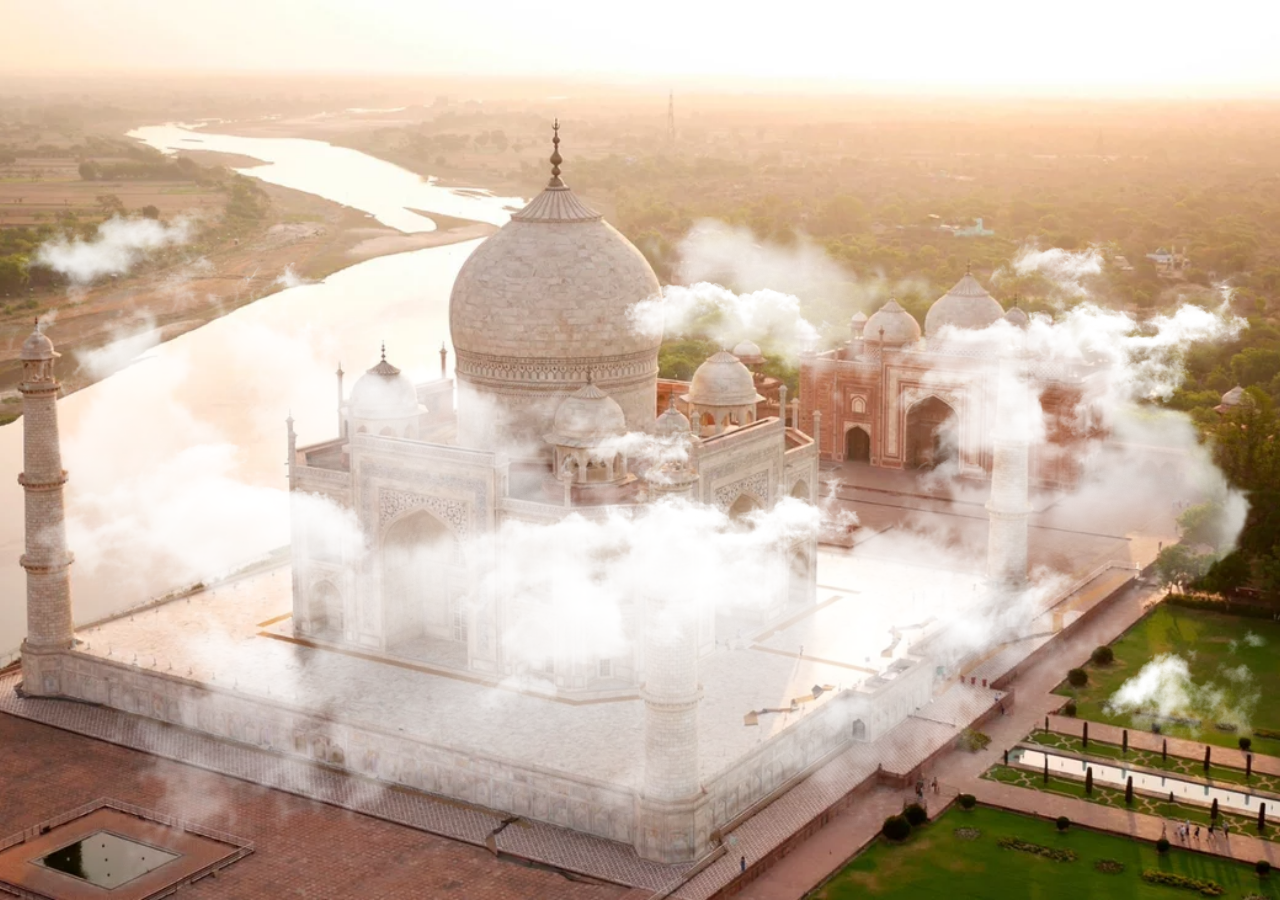
<file: cloud effect/index.html>
<!DOCTYPE html>
<html lang="en">
<head>
    <meta charset="UTF-8">
    <title>Cloud</title>
    <link rel="stylesheet" href="style.css">
</head>
<body>
    <div class="container">
        <div class="cloud">
            <img src="cloud.png" alt="">
        </div>
         <div class="cloud">
            <img src="cloud2.png" alt="">
        </div>
    </div>
</body>
</html>
</file>
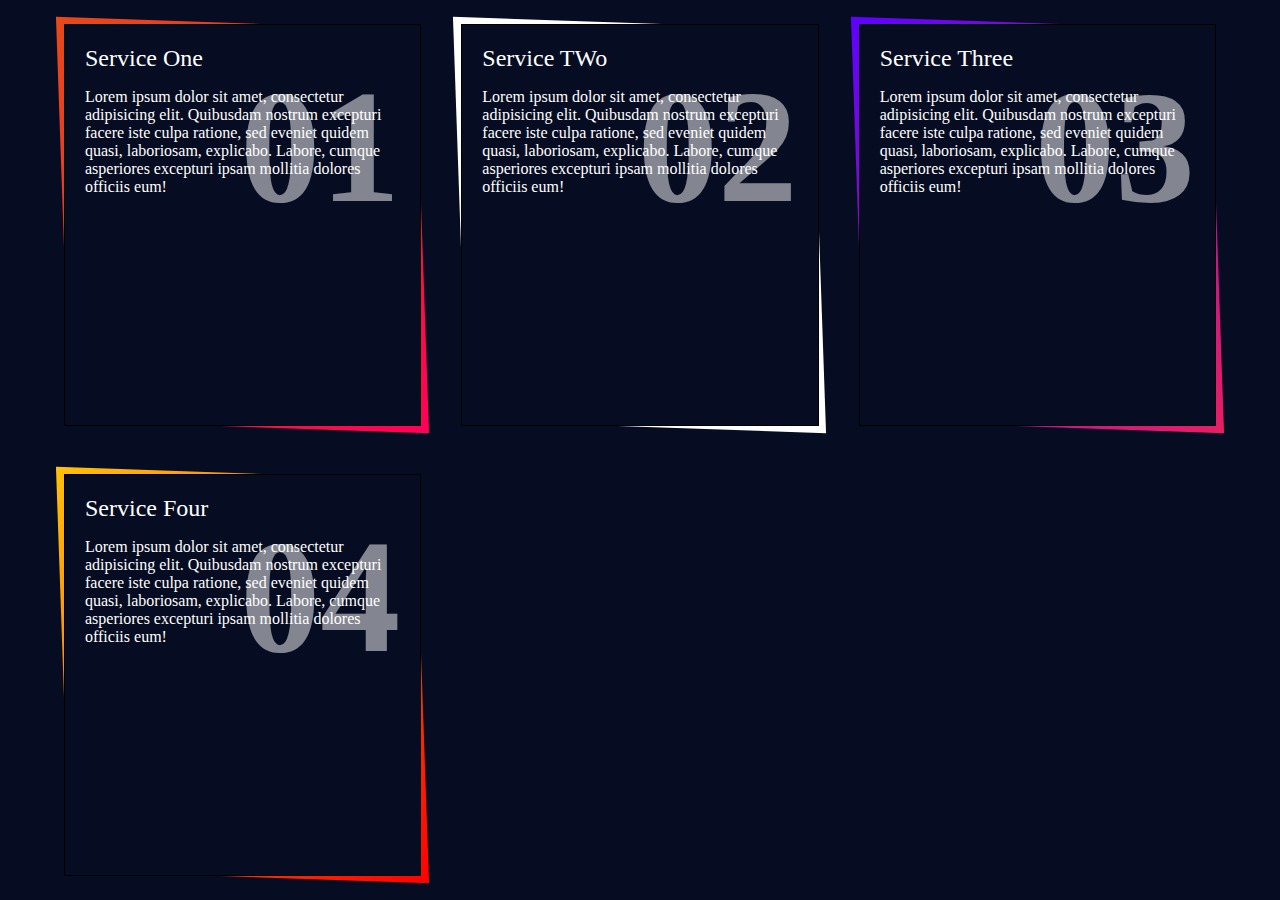
<file: Skewed border/index.html>
<!DOCTYPE html>
<html lang="en">
<head>
    <meta charset="UTF-8">
    <title>Document</title>
    <link rel="stylesheet" href="style.css">
</head>
<body>
    <div class="container">
        <div class="box">
            <div class="content">
                <h2>01</h2>
                <h3>Service One</h3>
                <p>
                    Lorem ipsum dolor sit amet, consectetur adipisicing elit. Quibusdam nostrum excepturi facere iste culpa ratione, sed eveniet quidem quasi, laboriosam, explicabo. Labore, cumque asperiores excepturi ipsam mollitia dolores officiis eum!
                </p>
                <a href="#">Read more</a>
            </div>
        </div>
        <div class="box">
            <div class="content">
                <h2>02</h2>
                <h3>Service TWo</h3>
                <p>
                    Lorem ipsum dolor sit amet, consectetur adipisicing elit. Quibusdam nostrum excepturi facere iste culpa ratione, sed eveniet quidem quasi, laboriosam, explicabo. Labore, cumque asperiores excepturi ipsam mollitia dolores officiis eum!
                </p>
                  <a href="#">Read more</a>
            </div>
        </div>
        <div class="box">
            <div class="content">
                <h2>03</h2>
                <h3>Service Three</h3>
                <p>
                    Lorem ipsum dolor sit amet, consectetur adipisicing elit. Quibusdam nostrum excepturi facere iste culpa ratione, sed eveniet quidem quasi, laboriosam, explicabo. Labore, cumque asperiores excepturi ipsam mollitia dolores officiis eum!
                </p>
                  <a href="#">Read more</a>
            </div>
        </div>
        <div class="box">
            <div class="content">
                <h2>04</h2>
                <h3>Service Four</h3>
                <p>
                    Lorem ipsum dolor sit amet, consectetur adipisicing elit. Quibusdam nostrum excepturi facere iste culpa ratione, sed eveniet quidem quasi, laboriosam, explicabo. Labore, cumque asperiores excepturi ipsam mollitia dolores officiis eum!
                </p>
                  <a href="#">Read more</a>
            </div>
        </div>
    </div>
</body>
</html>
</file>
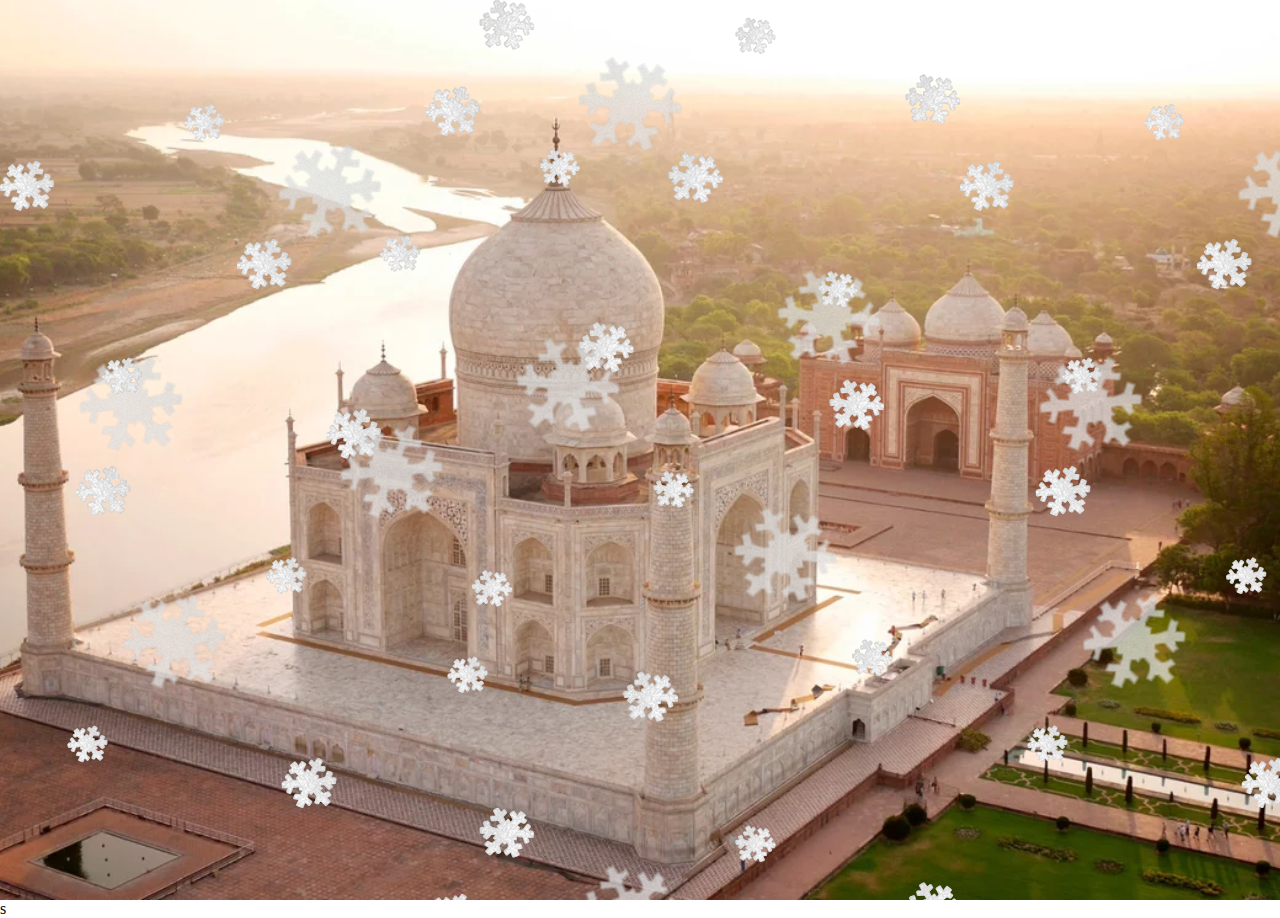
<file: snow effect/index.html>
<!DOCTYPE html>
<html lang="en">
<head>
    <meta charset="UTF-8">
    <title>Document</title>
    <link rel="stylesheet" href="style.css">
</head>
<body>
    <div class="container">
        <div class="snow snow1"></div>
        <div class="snow snow2"></div>
    </div>
    s
</body>
</html>
</file>
<file: cloud effect/style.css>
*{
    padding: 0;
    margin: 0;
}
.container{
    background-image: url(./bg.webp);
    background-size: cover;
    height: 100vh;
    width: 100%;
    background-position: center center;
    overflow: hidden;
    position: relative;
}
.cloud{
    position: absolute;
    top:200px;
    left: 0;
    width: 100%;
    height: calc( 100% -200px);
    z-index: 5;
}
.cloud:first-child{
    animation:cloudOne infinite 45s linear;
}
.cloud:last-child{
     animation:cloudTwo infinite 45s linear;
}
.cloud img{
    display: block;
    width: 100%;
    height: auto;
}
@keyframes cloudOne{
    0%{
        transform: translateX(-100%);
    }
    100%{
        transform: translateX(100%);
    }
}

@keyframes cloudTwo{
    0%{
        transform: translateX(-200%);
    }
    100%{
        transform: translateX(100%);
    }
}
</file>
<file: Skewed border/style.css>
body{
    margin: 0;
    padding: 0;
    display: flex;
    justify-content: center;
    align-content: center;
    min-height: 100vh;
    background: #060c21;
}
.container{
    position: relative;
    width: 90%;
    display: grid;
    grid-template-columns: repeat(auto-fill,minmax(260px,1fr));
    grid-gap: 0 40px;
    grid-template-rows: auto;
    align-items: center;
}

.box{
    position: relative;
    height: 400px;
    background:#060c21;
    display: flex;
    justify-content: center;
    align-content: center;
    border:1px solid #000;
}
.box::before{
    content:'';
    position: absolute;
    top:-2px;
    left: -2px;
    right: -2px;
    bottom: -2px;
    background: #fff;
    z-index: -1;
    transform: skew(2deg,2deg);
}
.box:nth-child(1):before{
    background: linear-gradient(315deg,#ff0057,#e64a19);
}
.box:nth-child(2):before{
    background: linear-gradient(315deg,#89ff0,#00bcd4);
}
.box:nth-child(3):before{
    background: linear-gradient(315deg,#e91e63,#5d02ff);
}
.box:nth-child(4):before{
    background: linear-gradient(315deg,#ff0000,#ffc107);
}
.content{
    position: relative;
    padding: 20px;
}
.content h2{
    position: absolute;
    top:30px;
    right: 20px;
    margin: 0;
    padding: 0;
    font-size: 10em;
    color:rgba(255,255,255,.5);
    transition: .5s;
}
.box:hover .content h2{
    top:-30px;
}
.content h3{
    margin: 0 0 10px;
    padding: 0;
    font-size: 24px;
    font-weight: 500;
    color:#fff;
}
.content p{
    color:#fff;
    font-size: 16px;
}
.content a{
    position: relative;
    margin:20px 0 0;
    padding: 10px 20px;
    text-decoration: none;
    border:1px solid #fff;
    display: inline-block;
    transition: .5s;
    transform: translateY(-40px);
    opacity: 0;
    visibility: hidden;
    color: #fff;
}
.box:hover .content a {
     transform: translateY(0);
    opacity: 1;
    visibility: visible;
}
.content a:hover{
    color:#000;
    background: #fff;
}
</file>
<file: snow effect/style.css>
*{
    padding: 0;
    margin:0;
    box-sizing: border-box;
}
.container{
    background: url('./bg.webp') center center;
    background-size: cover;
    height: 100vh;
    width:100% ;
    position: relative;
    overflow: hidden;
    position: relative;
    z-index: 2;
}
.snow{
    position: absolute;
    top:0;
    left: 0;
    width: 100%;
    height: 100%;
    background-image: url('./snow.png');
    background-repeat: repeat;
    z-index: 1;
    animation: snow 30s infinite linear;
}
.snow1{
    animation: snow1 30s infinite linear;
}
.snow2{
    animation: snow2 30s infinite linear;
}
@keyframes snow1{
    0%{
        background-position: 0 0;
    }
    100%{
        background-position: 100% 100vh;
    }
}
@keyframes snow2{
    0%{
        background-position: 0px -100px;
    }
    100%{
        background-position: 0px 100vh;
    }
}
</file>
